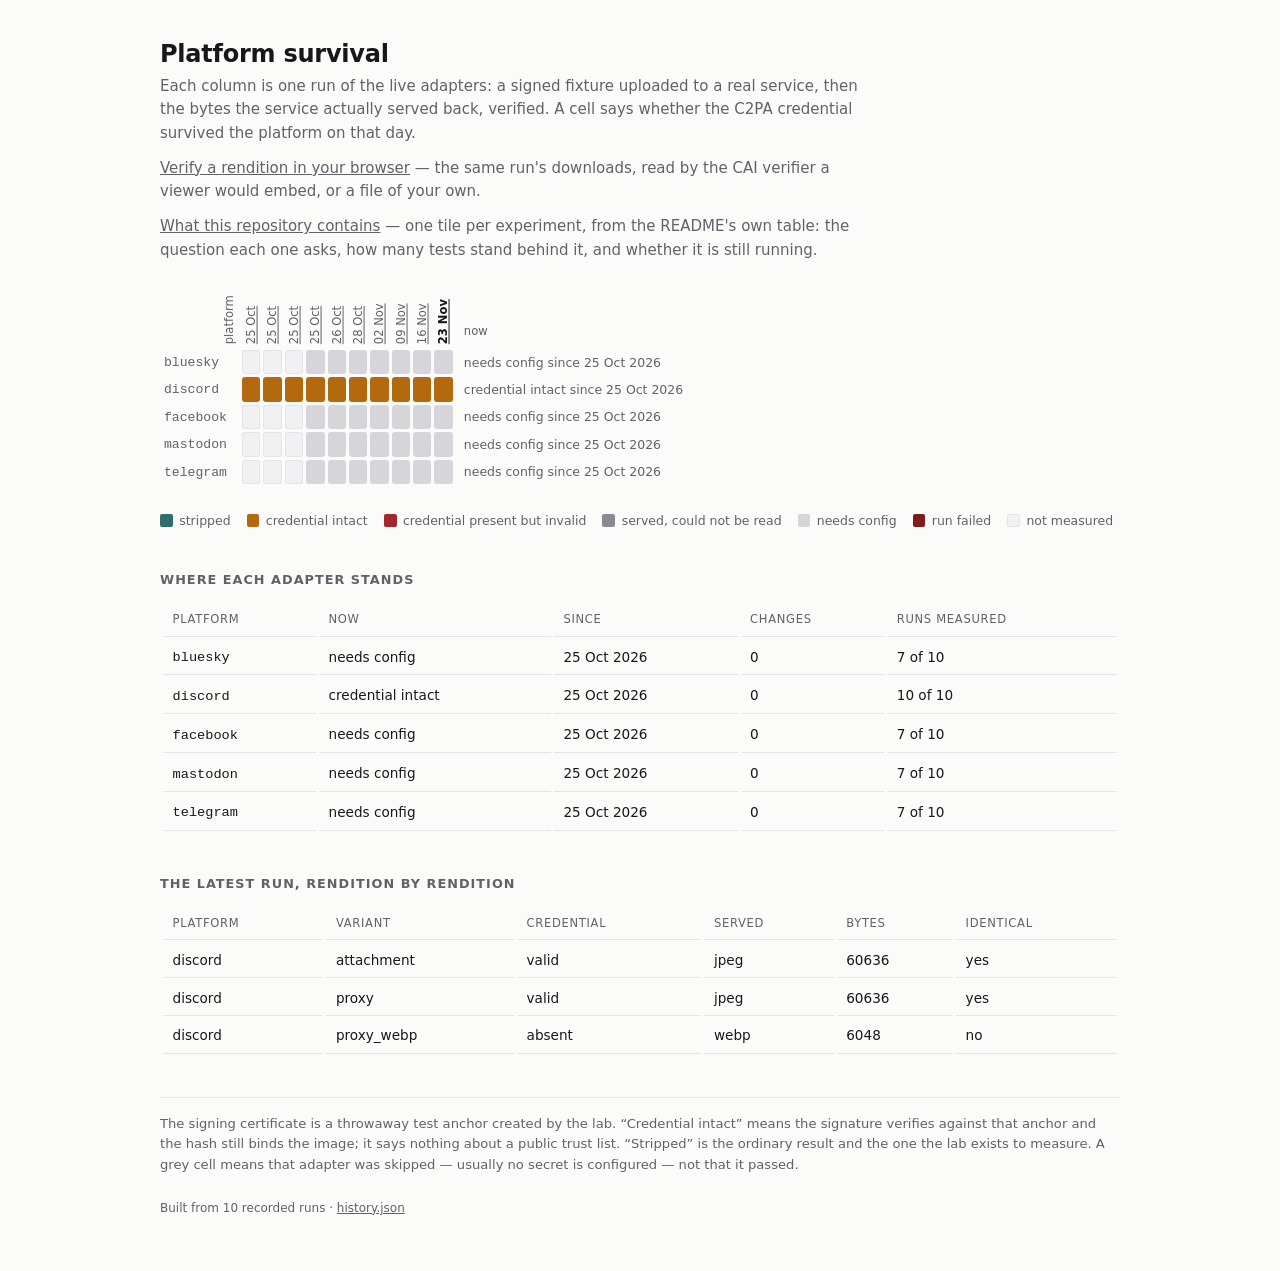
<file: index.html>
<!doctype html>
<html lang="en">
<head>
<meta charset="utf-8">
<meta name="viewport" content="width=device-width, initial-scale=1">
<title>Platform survival</title>
<style>
:root{
  color-scheme: light dark;
  --bg:#fbfbfa; --fg:#18181b; --muted:#5f6368; --line:#e4e4e7;
  --valid:#b4690e; --invalid:#a3282d; --gone:#2f6f6a; --unavailable:#8a8a93;
  --unconfigured:#d6d6da; --failed:#7f1d1d; --none:#f1f1f3;
  --card:#ffffff;
}
@media (prefers-color-scheme: dark){
  :root{
    --bg:#121214; --fg:#e8e8ea; --muted:#a1a1aa; --line:#2a2a2f;
    --valid:#e0a04a; --invalid:#e06c72; --gone:#5fb3a8; --unavailable:#85858e;
    --unconfigured:#3f3f46; --failed:#b4545a; --none:#1b1b1f;
    --card:#18181b;
  }
}
*{box-sizing:border-box}
body{margin:0;padding:2.5rem 1.25rem 4rem;background:var(--bg);color:var(--fg);
  font:15px/1.55 ui-sans-serif,system-ui,-apple-system,"Segoe UI",sans-serif}
main{max-width:60rem;margin:0 auto}
h1{font-size:1.5rem;line-height:1.2;margin:0 0 .4rem;letter-spacing:-.01em}
h2{font-size:.8rem;text-transform:uppercase;letter-spacing:.08em;color:var(--muted);
  margin:2.5rem 0 .75rem;font-weight:600}
p{margin:0 0 .75rem}
.lede{color:var(--muted);max-width:44rem}
.scroll{overflow-x:auto;padding-bottom:.5rem}
table{border-collapse:separate;border-spacing:3px}
.matrix th{font-weight:500;font-size:.72rem;color:var(--muted)}
.matrix thead th{writing-mode:vertical-rl;transform:rotate(180deg);text-align:left;
  height:4.2rem;vertical-align:bottom;padding:0 0 .2rem;white-space:nowrap}
.matrix thead th.latest{color:var(--fg);font-weight:600}
.matrix thead th.nowhead{writing-mode:horizontal-tb;transform:none;height:auto;
  vertical-align:bottom;padding-left:.5rem;font-size:.72rem}
.matrix tbody th{text-align:left;padding-right:.75rem;white-space:nowrap;font-size:.85rem}
.matrix tbody th code{font-size:.82rem}
.cell{width:1.15rem;height:1.15rem;border-radius:3px;background:var(--none)}
td.cell{min-width:1.15rem}
.o-valid{background:var(--valid)} .o-invalid{background:var(--invalid)}
.o-gone{background:var(--gone)} .o-unavailable{background:var(--unavailable)}
.o-unconfigured{background:var(--unconfigured)}
.o-failed{background:var(--failed)} .o-unmeasured{background:var(--none);
  box-shadow:inset 0 0 0 1px var(--line)}
.now{font-size:.78rem;color:var(--muted);padding-left:.5rem;white-space:nowrap}
.legend{display:flex;flex-wrap:wrap;gap:.35rem 1rem;list-style:none;margin:1rem 0 0;
  padding:0;font-size:.78rem;color:var(--muted)}
.legend li{display:flex;align-items:center;gap:.4rem}
.legend .swatch{width:.8rem;height:.8rem;border-radius:2px;display:inline-block}
.summary{width:100%;font-size:.85rem}
.summary th,.summary td{text-align:left;padding:.4rem .6rem;border-bottom:1px solid var(--line)}
.summary th{font-weight:500;color:var(--muted);font-size:.72rem;text-transform:uppercase;
  letter-spacing:.06em}
.summary td:first-child{white-space:nowrap}
details{margin-top:1rem}
summary{cursor:pointer;color:var(--muted);font-size:.85rem}
.caveats{color:var(--muted);font-size:.82rem;margin-top:2.5rem;border-top:1px solid var(--line);
  padding-top:1rem}
footer{color:var(--muted);font-size:.75rem;margin-top:1.5rem}
a{color:inherit}
code{font-family:ui-monospace,SFMono-Regular,Menlo,monospace}
.sr-only{position:absolute;width:1px;height:1px;padding:0;margin:-1px;overflow:hidden;
  clip:rect(0 0 0 0);white-space:nowrap;border:0}
.empty{border:1px dashed var(--line);border-radius:8px;padding:2rem;text-align:center;
  color:var(--muted)}
</style>
<link rel="alternate" type="application/json" href="history.json">
</head>
<body>
<main>
<h1>Platform survival</h1>
<p class="lede">
Each column is one run of the live adapters: a signed fixture uploaded to a real service, then the bytes the service actually served back, verified. A cell says whether the C2PA credential survived the platform on that day.
</p>
<p class="lede">
<a href="verifier/">Verify a rendition in your browser</a> &mdash; the same run's downloads, read by the CAI verifier a viewer would embed, or a file of your own.
</p>
<p class="lede">
<a href="bench-map.html">What this repository contains</a> &mdash; one tile per experiment, from the README's own table: the question each one asks, how many tests stand behind it, and whether it is still running.
</p>
<div class="scroll"><table class="matrix">
<caption class="sr-only">Credential outcome per platform over the last 10 of 10 runs, oldest first</caption>
<thead><tr><th scope="col"><span>platform</span></th>
<th scope="col"><span><a href="https://github.com/jonnymexican/new-idea2/actions/runs/40164171583">25 Oct</a></span></th>
<th scope="col"><span><a href="https://github.com/jonnymexican/new-idea2/actions/runs/40164518917">25 Oct</a></span></th>
<th scope="col"><span><a href="https://github.com/jonnymexican/new-idea2/actions/runs/40164667295">25 Oct</a></span></th>
<th scope="col"><span><a href="https://github.com/jonnymexican/new-idea2/actions/runs/40179456249">25 Oct</a></span></th>
<th scope="col"><span><a href="https://github.com/jonnymexican/new-idea2/actions/runs/40323112150">26 Oct</a></span></th>
<th scope="col"><span><a href="https://github.com/jonnymexican/new-idea2/actions/runs/40764473956">28 Oct</a></span></th>
<th scope="col"><span><a href="https://github.com/jonnymexican/new-idea2/actions/runs/41468488979">02 Nov</a></span></th>
<th scope="col"><span><a href="https://github.com/jonnymexican/new-idea2/actions/runs/42646667123">09 Nov</a></span></th>
<th scope="col"><span><a href="https://github.com/jonnymexican/new-idea2/actions/runs/43893948170">16 Nov</a></span></th>
<th scope="col" class="latest"><span><a href="https://github.com/jonnymexican/new-idea2/actions/runs/45230245522">23 Nov</a></span></th>
<th scope="col" class="nowhead">now</th></tr></thead><tbody>
<tr><th scope="row"><code>bluesky</code></th>
<td class="cell o-unmeasured" title="bluesky: not part of this run"></td>
<td class="cell o-unmeasured" title="bluesky: not part of this run"></td>
<td class="cell o-unmeasured" title="bluesky: not part of this run"></td>
<td class="cell o-unconfigured" title="bluesky · 25 Oct 2026 · needs config: needs config: bluesky_handle, bluesky_app_password"><span class="sr-only">bluesky · 25 Oct 2026 · needs config: needs config: bluesky_handle, bluesky_app_password</span></td>
<td class="cell o-unconfigured" title="bluesky · 26 Oct 2026 · needs config: needs config: bluesky_handle, bluesky_app_password"><span class="sr-only">bluesky · 26 Oct 2026 · needs config: needs config: bluesky_handle, bluesky_app_password</span></td>
<td class="cell o-unconfigured" title="bluesky · 28 Oct 2026 · needs config: needs config: bluesky_handle, bluesky_app_password"><span class="sr-only">bluesky · 28 Oct 2026 · needs config: needs config: bluesky_handle, bluesky_app_password</span></td>
<td class="cell o-unconfigured" title="bluesky · 02 Nov 2026 · needs config: needs config: bluesky_handle, bluesky_app_password"><span class="sr-only">bluesky · 02 Nov 2026 · needs config: needs config: bluesky_handle, bluesky_app_password</span></td>
<td class="cell o-unconfigured" title="bluesky · 09 Nov 2026 · needs config: needs config: bluesky_handle, bluesky_app_password"><span class="sr-only">bluesky · 09 Nov 2026 · needs config: needs config: bluesky_handle, bluesky_app_password</span></td>
<td class="cell o-unconfigured" title="bluesky · 16 Nov 2026 · needs config: needs config: bluesky_handle, bluesky_app_password"><span class="sr-only">bluesky · 16 Nov 2026 · needs config: needs config: bluesky_handle, bluesky_app_password</span></td>
<td class="cell o-unconfigured" title="bluesky · 23 Nov 2026 · needs config: needs config: bluesky_handle, bluesky_app_password"><span class="sr-only">bluesky · 23 Nov 2026 · needs config: needs config: bluesky_handle, bluesky_app_password</span></td>
<td class="now">needs config since 25 Oct 2026</td>
</tr>
<tr><th scope="row"><code>discord</code></th>
<td class="cell o-valid" title="discord · 25 Oct 2026 · credential intact (variants disagree)"><span class="sr-only">discord · 25 Oct 2026 · credential intact (variants disagree)</span></td>
<td class="cell o-valid" title="discord · 25 Oct 2026 · credential intact (variants disagree)"><span class="sr-only">discord · 25 Oct 2026 · credential intact (variants disagree)</span></td>
<td class="cell o-valid" title="discord · 25 Oct 2026 · credential intact (variants disagree)"><span class="sr-only">discord · 25 Oct 2026 · credential intact (variants disagree)</span></td>
<td class="cell o-valid" title="discord · 25 Oct 2026 · credential intact (variants disagree)"><span class="sr-only">discord · 25 Oct 2026 · credential intact (variants disagree)</span></td>
<td class="cell o-valid" title="discord · 26 Oct 2026 · credential intact (variants disagree)"><span class="sr-only">discord · 26 Oct 2026 · credential intact (variants disagree)</span></td>
<td class="cell o-valid" title="discord · 28 Oct 2026 · credential intact (variants disagree)"><span class="sr-only">discord · 28 Oct 2026 · credential intact (variants disagree)</span></td>
<td class="cell o-valid" title="discord · 02 Nov 2026 · credential intact (variants disagree)"><span class="sr-only">discord · 02 Nov 2026 · credential intact (variants disagree)</span></td>
<td class="cell o-valid" title="discord · 09 Nov 2026 · credential intact (variants disagree)"><span class="sr-only">discord · 09 Nov 2026 · credential intact (variants disagree)</span></td>
<td class="cell o-valid" title="discord · 16 Nov 2026 · credential intact (variants disagree)"><span class="sr-only">discord · 16 Nov 2026 · credential intact (variants disagree)</span></td>
<td class="cell o-valid" title="discord · 23 Nov 2026 · credential intact (variants disagree)"><span class="sr-only">discord · 23 Nov 2026 · credential intact (variants disagree)</span></td>
<td class="now">credential intact since 25 Oct 2026</td>
</tr>
<tr><th scope="row"><code>facebook</code></th>
<td class="cell o-unmeasured" title="facebook: not part of this run"></td>
<td class="cell o-unmeasured" title="facebook: not part of this run"></td>
<td class="cell o-unmeasured" title="facebook: not part of this run"></td>
<td class="cell o-unconfigured" title="facebook · 25 Oct 2026 · needs config: needs config: facebook_page_id, facebook_token"><span class="sr-only">facebook · 25 Oct 2026 · needs config: needs config: facebook_page_id, facebook_token</span></td>
<td class="cell o-unconfigured" title="facebook · 26 Oct 2026 · needs config: needs config: facebook_page_id, facebook_token"><span class="sr-only">facebook · 26 Oct 2026 · needs config: needs config: facebook_page_id, facebook_token</span></td>
<td class="cell o-unconfigured" title="facebook · 28 Oct 2026 · needs config: needs config: facebook_page_id, facebook_token"><span class="sr-only">facebook · 28 Oct 2026 · needs config: needs config: facebook_page_id, facebook_token</span></td>
<td class="cell o-unconfigured" title="facebook · 02 Nov 2026 · needs config: needs config: facebook_page_id, facebook_token"><span class="sr-only">facebook · 02 Nov 2026 · needs config: needs config: facebook_page_id, facebook_token</span></td>
<td class="cell o-unconfigured" title="facebook · 09 Nov 2026 · needs config: needs config: facebook_page_id, facebook_token"><span class="sr-only">facebook · 09 Nov 2026 · needs config: needs config: facebook_page_id, facebook_token</span></td>
<td class="cell o-unconfigured" title="facebook · 16 Nov 2026 · needs config: needs config: facebook_page_id, facebook_token"><span class="sr-only">facebook · 16 Nov 2026 · needs config: needs config: facebook_page_id, facebook_token</span></td>
<td class="cell o-unconfigured" title="facebook · 23 Nov 2026 · needs config: needs config: facebook_page_id, facebook_token"><span class="sr-only">facebook · 23 Nov 2026 · needs config: needs config: facebook_page_id, facebook_token</span></td>
<td class="now">needs config since 25 Oct 2026</td>
</tr>
<tr><th scope="row"><code>mastodon</code></th>
<td class="cell o-unmeasured" title="mastodon: not part of this run"></td>
<td class="cell o-unmeasured" title="mastodon: not part of this run"></td>
<td class="cell o-unmeasured" title="mastodon: not part of this run"></td>
<td class="cell o-unconfigured" title="mastodon · 25 Oct 2026 · needs config: needs config: mastodon_instance, mastodon_token"><span class="sr-only">mastodon · 25 Oct 2026 · needs config: needs config: mastodon_instance, mastodon_token</span></td>
<td class="cell o-unconfigured" title="mastodon · 26 Oct 2026 · needs config: needs config: mastodon_instance, mastodon_token"><span class="sr-only">mastodon · 26 Oct 2026 · needs config: needs config: mastodon_instance, mastodon_token</span></td>
<td class="cell o-unconfigured" title="mastodon · 28 Oct 2026 · needs config: needs config: mastodon_instance, mastodon_token"><span class="sr-only">mastodon · 28 Oct 2026 · needs config: needs config: mastodon_instance, mastodon_token</span></td>
<td class="cell o-unconfigured" title="mastodon · 02 Nov 2026 · needs config: needs config: mastodon_instance, mastodon_token"><span class="sr-only">mastodon · 02 Nov 2026 · needs config: needs config: mastodon_instance, mastodon_token</span></td>
<td class="cell o-unconfigured" title="mastodon · 09 Nov 2026 · needs config: needs config: mastodon_instance, mastodon_token"><span class="sr-only">mastodon · 09 Nov 2026 · needs config: needs config: mastodon_instance, mastodon_token</span></td>
<td class="cell o-unconfigured" title="mastodon · 16 Nov 2026 · needs config: needs config: mastodon_instance, mastodon_token"><span class="sr-only">mastodon · 16 Nov 2026 · needs config: needs config: mastodon_instance, mastodon_token</span></td>
<td class="cell o-unconfigured" title="mastodon · 23 Nov 2026 · needs config: needs config: mastodon_instance, mastodon_token"><span class="sr-only">mastodon · 23 Nov 2026 · needs config: needs config: mastodon_instance, mastodon_token</span></td>
<td class="now">needs config since 25 Oct 2026</td>
</tr>
<tr><th scope="row"><code>telegram</code></th>
<td class="cell o-unmeasured" title="telegram: not part of this run"></td>
<td class="cell o-unmeasured" title="telegram: not part of this run"></td>
<td class="cell o-unmeasured" title="telegram: not part of this run"></td>
<td class="cell o-unconfigured" title="telegram · 25 Oct 2026 · needs config: needs config: telegram_bot_token, telegram_chat_id"><span class="sr-only">telegram · 25 Oct 2026 · needs config: needs config: telegram_bot_token, telegram_chat_id</span></td>
<td class="cell o-unconfigured" title="telegram · 26 Oct 2026 · needs config: needs config: telegram_bot_token, telegram_chat_id"><span class="sr-only">telegram · 26 Oct 2026 · needs config: needs config: telegram_bot_token, telegram_chat_id</span></td>
<td class="cell o-unconfigured" title="telegram · 28 Oct 2026 · needs config: needs config: telegram_bot_token, telegram_chat_id"><span class="sr-only">telegram · 28 Oct 2026 · needs config: needs config: telegram_bot_token, telegram_chat_id</span></td>
<td class="cell o-unconfigured" title="telegram · 02 Nov 2026 · needs config: needs config: telegram_bot_token, telegram_chat_id"><span class="sr-only">telegram · 02 Nov 2026 · needs config: needs config: telegram_bot_token, telegram_chat_id</span></td>
<td class="cell o-unconfigured" title="telegram · 09 Nov 2026 · needs config: needs config: telegram_bot_token, telegram_chat_id"><span class="sr-only">telegram · 09 Nov 2026 · needs config: needs config: telegram_bot_token, telegram_chat_id</span></td>
<td class="cell o-unconfigured" title="telegram · 16 Nov 2026 · needs config: needs config: telegram_bot_token, telegram_chat_id"><span class="sr-only">telegram · 16 Nov 2026 · needs config: needs config: telegram_bot_token, telegram_chat_id</span></td>
<td class="cell o-unconfigured" title="telegram · 23 Nov 2026 · needs config: needs config: telegram_bot_token, telegram_chat_id"><span class="sr-only">telegram · 23 Nov 2026 · needs config: needs config: telegram_bot_token, telegram_chat_id</span></td>
<td class="now">needs config since 25 Oct 2026</td>
</tr>
</tbody></table></div>
<ul class="legend">
<li><span class="swatch o-gone"></span>stripped</li>
<li><span class="swatch o-valid"></span>credential intact</li>
<li><span class="swatch o-invalid"></span>credential present but invalid</li>
<li><span class="swatch o-unavailable"></span>served, could not be read</li>
<li><span class="swatch o-unconfigured"></span>needs config</li>
<li><span class="swatch o-failed"></span>run failed</li>
<li><span class="swatch o-unmeasured"></span>not measured</li>
</ul>
<h2>Where each adapter stands</h2>
<table class="summary">
<thead><tr><th scope="col">platform</th><th scope="col">now</th><th scope="col">since</th><th scope="col">changes</th><th scope="col">runs measured</th></tr></thead><tbody>
<tr><td><code>bluesky</code></td><td>needs config</td><td>25 Oct 2026</td><td>0</td><td>7 of 10</td></tr>
<tr><td><code>discord</code></td><td>credential intact</td><td>25 Oct 2026</td><td>0</td><td>10 of 10</td></tr>
<tr><td><code>facebook</code></td><td>needs config</td><td>25 Oct 2026</td><td>0</td><td>7 of 10</td></tr>
<tr><td><code>mastodon</code></td><td>needs config</td><td>25 Oct 2026</td><td>0</td><td>7 of 10</td></tr>
<tr><td><code>telegram</code></td><td>needs config</td><td>25 Oct 2026</td><td>0</td><td>7 of 10</td></tr>
</tbody></table>
<h2>The latest run, rendition by rendition</h2>
<table class="summary">
<thead><tr><th scope="col">platform</th><th scope="col">variant</th><th scope="col">credential</th><th scope="col">served</th><th scope="col">bytes</th><th scope="col">identical</th></tr></thead><tbody>
<tr><td>discord</td><td>attachment</td><td>valid</td><td>jpeg</td><td>60636</td><td>yes</td></tr>
<tr><td>discord</td><td>proxy</td><td>valid</td><td>jpeg</td><td>60636</td><td>yes</td></tr>
<tr><td>discord</td><td>proxy_webp</td><td>absent</td><td>webp</td><td>6048</td><td>no</td></tr>
</tbody></table>
<p class="caveats">
The signing certificate is a throwaway test anchor created by the lab. &ldquo;Credential intact&rdquo; means the signature verifies against that anchor and the hash still binds the image; it says nothing about a public trust list. &ldquo;Stripped&rdquo; is the ordinary result and the one the lab exists to measure. A grey cell means that adapter was skipped — usually no secret is configured — not that it passed.
</p>
<footer>
Built from 10 recorded runs · <a href="history.json">history.json</a>
</footer>
</main>
</body>
</html>
</file>
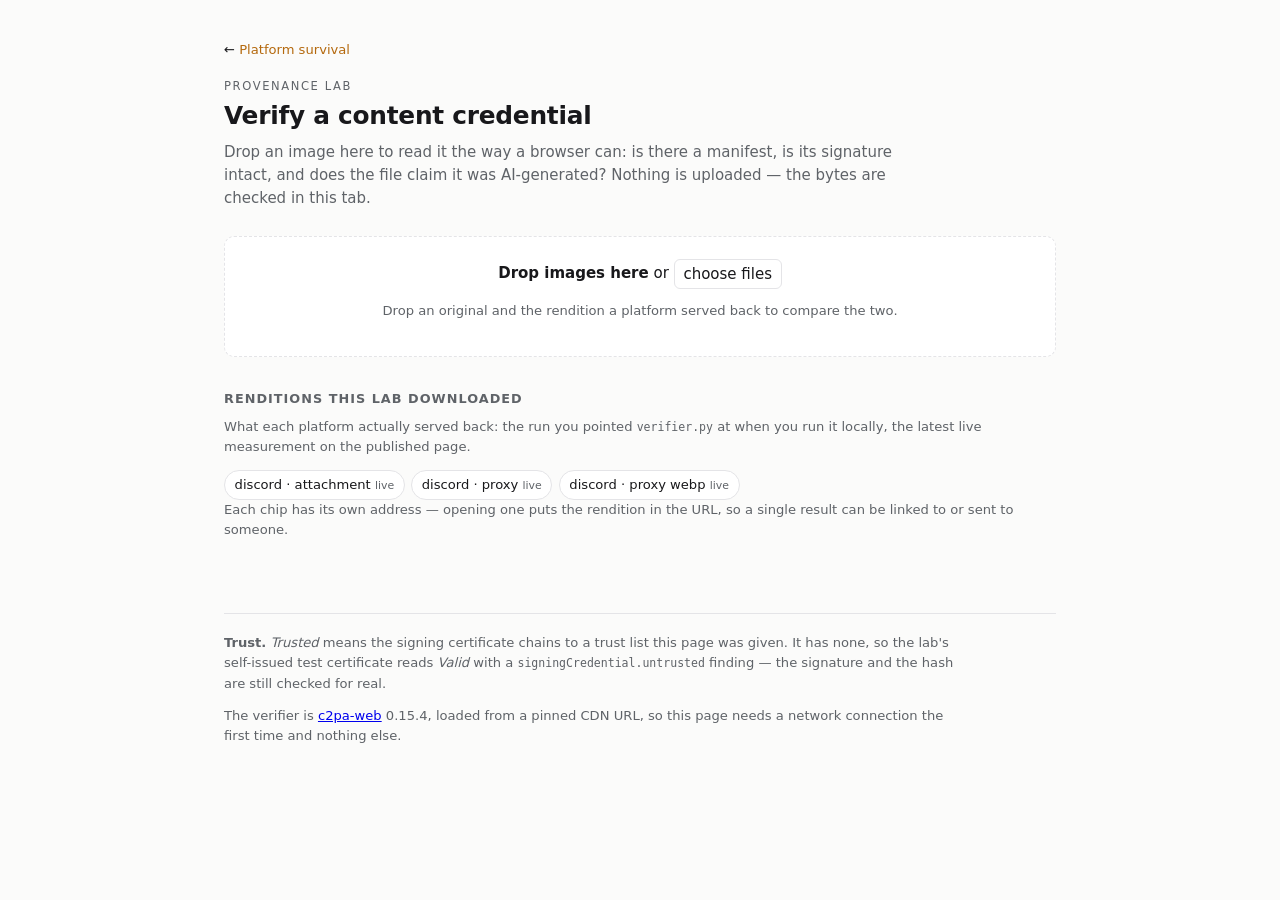
<file: verifier/index.html>
<!doctype html>
<html lang="en">
<head>
<meta charset="utf-8">
<meta name="viewport" content="width=device-width, initial-scale=1">
<title>Verify a content credential</title>
<link rel="stylesheet" href="style.css">
</head>
<body>
<main>
  <!-- Filled from samples.json: only the published page has a trend page
       above it, so the local server leaves this hidden. -->
  <nav class="back" id="home" hidden></nav>

  <header>
    <p class="eyebrow">provenance lab</p>
    <h1>Verify a content credential</h1>
    <p class="lede">
      Drop an image here to read it the way a browser can: is there a manifest,
      is its signature intact, and does the file claim it was AI-generated?
      Nothing is uploaded — the bytes are checked in this tab.
    </p>
  </header>

  <section class="drop" id="drop">
    <input id="file" type="file" accept="image/*" multiple hidden>
    <p><strong>Drop images here</strong> or <button type="button" id="pick">choose files</button></p>
    <p class="hint">Drop an original and the rendition a platform served back to compare the two.</p>
    <p class="hint" id="loading" hidden>Loading the verifier (about 9 MB of WebAssembly)…</p>
  </section>

  <section id="samples" hidden>
    <h2>Renditions this lab downloaded</h2>
    <p class="hint">
      What each platform actually served back: the run you pointed
      <code>verifier.py</code> at when you run it locally, the latest live
      measurement on the published page.
    </p>
    <div id="sample-list" class="chips"></div>
    <p class="hint">
      Each chip has its own address — opening one puts the rendition in the URL,
      so a single result can be linked to or sent to someone.
    </p>
  </section>

  <p class="hint" id="notice" hidden></p>

  <section id="results" aria-live="polite"></section>

  <footer>
    <p>
      <strong>Trust.</strong> <em>Trusted</em> means the signing certificate
      chains to a trust list this page was given. It has none, so the lab's
      self-issued test certificate reads <em>Valid</em> with a
      <code>signingCredential.untrusted</code> finding — the signature and the
      hash are still checked for real.
    </p>
    <p>
      The verifier is <a href="https://github.com/contentauth/c2pa-js">c2pa-web</a>
      0.15.4, loaded from a pinned CDN URL, so this page needs a network
      connection the first time and nothing else.
    </p>
  </footer>
</main>
<script type="module" src="app.js"></script>
</body>
</html>
</file>
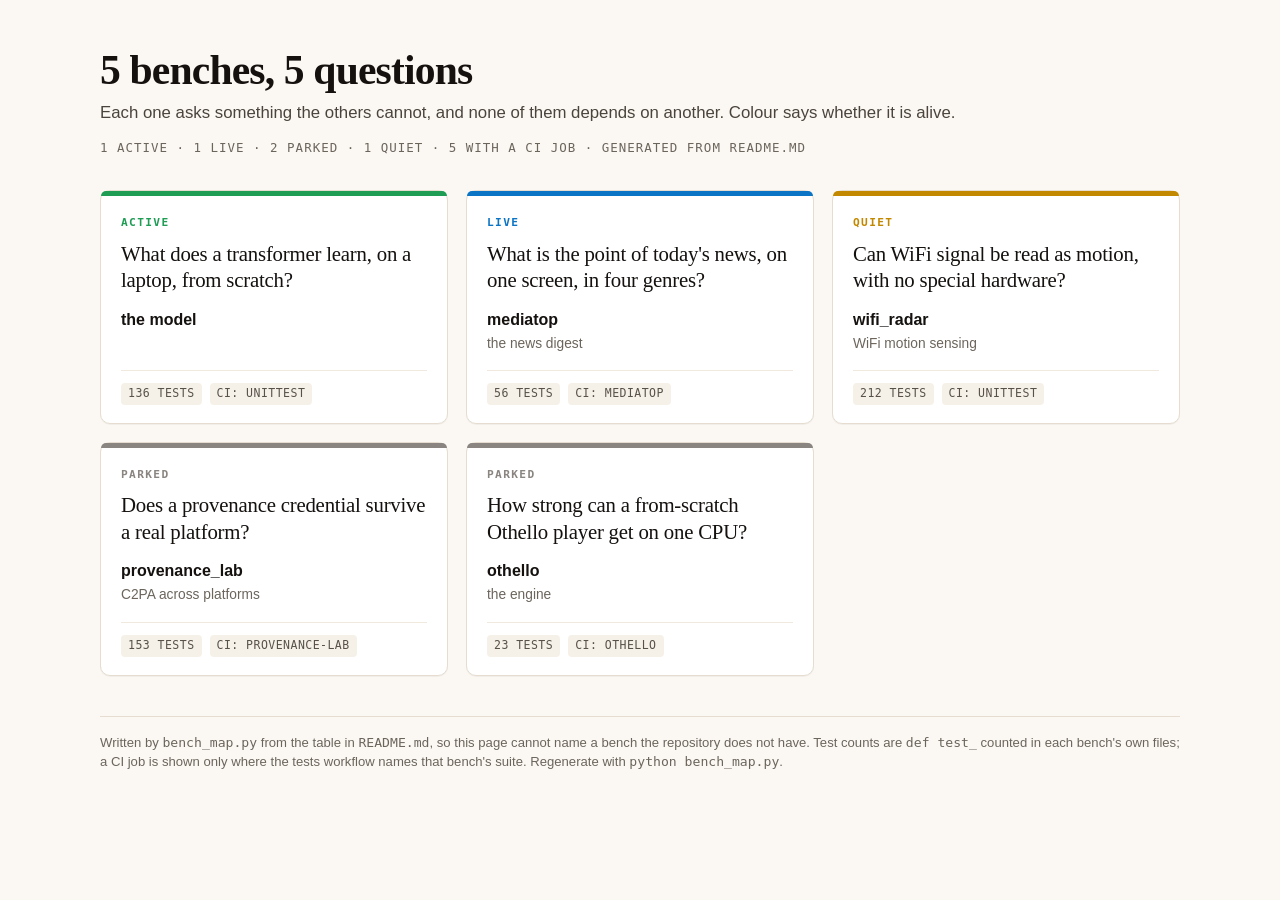
<file: bench-map.html>
<!doctype html>
<html lang="en">
<head>
<meta charset="utf-8">
<meta name="viewport" content="width=device-width, initial-scale=1">
<title>The benches — new-idea2</title>
<style>
:root { color-scheme: light; }
* { box-sizing: border-box; }
body {
  margin: 0; padding: 48px 28px 64px;
  background: #fbf8f3; color: #14110f;
  font: 16px/1.5 ui-sans-serif, -apple-system, "Segoe UI", Roboto, sans-serif;
}
header, main, footer { max-width: 1080px; margin: 0 auto; }
h1 {
  margin: 0 0 6px; font: 600 2.6rem/1.1 Georgia, "Times New Roman", serif;
  letter-spacing: -0.02em;
}
.lede { margin: 0 0 4px; font-size: 1.05rem; color: #4a443c; }
.counts {
  margin: 14px 0 0; font: 500 0.78rem/1.4 ui-monospace, Menlo, monospace;
  letter-spacing: 0.08em; text-transform: uppercase; color: #6b655c;
}
main {
  display: grid; gap: 18px; margin-top: 34px;
  grid-template-columns: repeat(auto-fit, minmax(270px, 1fr));
}
.tile {
  position: relative; display: flex; flex-direction: column;
  background: #fff; border: 1px solid #e6ddd0; border-radius: 10px;
  padding: 20px 20px 18px; text-decoration: none; color: inherit;
  box-shadow: 0 1px 0 rgba(20, 17, 15, 0.04);
}
.tile::before {
  content: ""; position: absolute; inset: 0 0 auto; height: 5px; border-radius:
  10px 10px 0 0; background: var(--accent);
}
.tile:hover { border-color: var(--accent); box-shadow: 0 6px 18px rgba(20, 17, 15, 0.09); }
.tile:focus-visible { outline: 3px solid var(--accent); outline-offset: 2px; }
.status {
  margin: 6px 0 12px; font: 600 0.7rem/1 ui-monospace, Menlo, monospace;
  letter-spacing: 0.12em; text-transform: uppercase; color: var(--accent);
}
.question {
  margin: 0 0 14px; font: 500 1.3rem/1.28 Georgia, "Times New Roman", serif;
  letter-spacing: -0.01em;
}
.name { margin: 0 0 2px; font-weight: 650; }
.where {
  margin: 0; font-size: 0.86rem; color: #6b655c;
  min-height: 1.5em;  /* one line's height even when empty, so rows line up */
}
.facts {
  display: flex; flex-wrap: wrap; gap: 6px 8px; margin: 16px 0 0;
  padding: 0; list-style: none; border-top: 1px solid #f0e9dd; padding-top: 12px;
  font: 500 0.72rem/1 ui-monospace, Menlo, monospace; letter-spacing: 0.04em;
  text-transform: uppercase; color: #57514a;
}
.facts li { background: #f6f1e8; border-radius: 4px; padding: 5px 7px; }
.facts .quiet { background: transparent; padding-left: 0; color: #a09a90; }
footer {
  margin-top: 40px; font-size: 0.82rem; color: #6b655c;
  border-top: 1px solid #e6ddd0; padding-top: 16px;
}
</style>
</head>
<body>
<header>
  <h1>5 benches, 5 questions</h1>
  <p class="lede">Each one asks something the others cannot, and none of them
  depends on another. Colour says whether it is alive.</p>
  <p class="counts">1 active · 1 live · 2 parked · 1 quiet · 5 with a CI job · generated from README.md</p>
</header>
<main>
    <a class="tile" href="https://github.com/jonnymexican/new-idea2/blob/main/README.md" style="--accent: #1f9d55">
      <p class="status">Active</p>
      <p class="question">What does a transformer learn, on a laptop, from scratch?</p>
      <p class="name">the model</p>
      <p class="where"></p>
      <ul class="facts"><li>136 tests</li><li>CI: unittest</li></ul>
    </a>
    <a class="tile" href="https://github.com/jonnymexican/new-idea2/blob/main/mediatop/README.md" style="--accent: #0b74c4">
      <p class="status">Live</p>
      <p class="question">What is the point of today&#x27;s news, on one screen, in four genres?</p>
      <p class="name">mediatop</p>
      <p class="where">the news digest</p>
      <ul class="facts"><li>56 tests</li><li>CI: mediatop</li></ul>
    </a>
    <a class="tile" href="https://github.com/jonnymexican/new-idea2/blob/main/wifi_radar/README.md" style="--accent: #c28800">
      <p class="status">Quiet</p>
      <p class="question">Can WiFi signal be read as motion, with no special hardware?</p>
      <p class="name">wifi_radar</p>
      <p class="where">WiFi motion sensing</p>
      <ul class="facts"><li>212 tests</li><li>CI: unittest</li></ul>
    </a>
    <a class="tile" href="https://github.com/jonnymexican/new-idea2/blob/main/provenance_lab/README.md" style="--accent: #8a8580">
      <p class="status">Parked</p>
      <p class="question">Does a provenance credential survive a real platform?</p>
      <p class="name">provenance_lab</p>
      <p class="where">C2PA across platforms</p>
      <ul class="facts"><li>153 tests</li><li>CI: provenance-lab</li></ul>
    </a>
    <a class="tile" href="https://github.com/jonnymexican/new-idea2/blob/main/othello/README.md" style="--accent: #8a8580">
      <p class="status">Parked</p>
      <p class="question">How strong can a from-scratch Othello player get on one CPU?</p>
      <p class="name">othello</p>
      <p class="where">the engine</p>
      <ul class="facts"><li>23 tests</li><li>CI: othello</li></ul>
    </a>
</main>
<footer>
  Written by <code>bench_map.py</code> from the table in <code>README.md</code>,
  so this page cannot name a bench the repository does not have. Test counts are
  <code>def test_</code> counted in each bench's own files; a CI job is shown
  only where the tests workflow names that bench's suite. Regenerate with
  <code>python bench_map.py</code>.
</footer>
</body>
</html>
</file>
<file: verifier/style.css>
/* The trend page's palette, so the two halves of the lab look like one thing. */
:root{
  color-scheme: light dark;
  --bg:#fbfbfa; --fg:#18181b; --muted:#5f6368; --line:#e4e4e7;
  --card:#ffffff; --accent:#b4690e; --good:#2f6f6a; --bad:#a3282d;
  --valid:#b4690e; --trusted:#2f6f6a; --invalid:#a3282d; --absent:#8a8a93;
}
@media (prefers-color-scheme: dark){
  :root{
    --bg:#121214; --fg:#e8e8ea; --muted:#a1a1aa; --line:#2a2a2f;
    --card:#18181b; --accent:#e0a04a; --good:#5fb3a8; --bad:#e06c72;
    --valid:#e0a04a; --trusted:#5fb3a8; --invalid:#e06c72; --absent:#85858e;
  }
}
*{box-sizing:border-box}
body{margin:0;padding:2.5rem 1.25rem 4rem;background:var(--bg);color:var(--fg);
  font:15px/1.55 ui-sans-serif,system-ui,-apple-system,"Segoe UI",sans-serif}
main{max-width:52rem;margin:0 auto}
h1{font-size:1.55rem;line-height:1.2;margin:.1rem 0 .6rem;letter-spacing:-.01em}
h2{font-size:.8rem;text-transform:uppercase;letter-spacing:.08em;color:var(--muted);
  margin:0 0 .5rem;font-weight:600}
p{margin:0 0 .75rem}
.back{margin:0 0 1.1rem;font-size:.82rem}
.back a{color:var(--accent);text-decoration:none}
.back a:hover{text-decoration:underline}

.eyebrow{margin:0 0 .35rem;font-size:.72rem;letter-spacing:.14em;text-transform:uppercase;
  color:var(--muted)}
.lede{color:var(--muted);max-width:44rem}
.hint{color:var(--muted);font-size:.82rem}
code{font-size:.88em}
button{font:inherit;color:var(--fg);background:var(--card);border:1px solid var(--line);
  border-radius:6px;padding:.15rem .55rem;cursor:pointer}
button:hover{border-color:var(--muted)}

.drop{margin:1.6rem 0 2rem;padding:1.4rem 1.25rem;border:1.5px dashed var(--line);
  border-radius:10px;text-align:center;background:var(--card)}
.drop.over{border-color:var(--accent);background:color-mix(in srgb, var(--accent) 6%, var(--card))}
.drop p:last-child{margin-bottom:0}

.chips{display:flex;flex-wrap:wrap;gap:.4rem;margin:.6rem 0 0}
.chip{font-size:.82rem;padding:.25rem .6rem;border:1px solid var(--line);border-radius:999px;
  background:var(--card);cursor:pointer;color:var(--fg)}
.chip:hover{border-color:var(--accent)}
.chip small{color:var(--muted)}

#results{margin-top:1.5rem;display:grid;gap:1rem}
.card{border:1px solid var(--line);border-radius:10px;background:var(--card);padding:1rem 1.1rem}
.card header{display:flex;align-items:baseline;gap:.75rem;flex-wrap:wrap;margin-bottom:.35rem}
.card h2{font-size:.95rem;text-transform:none;letter-spacing:0;color:var(--fg);margin:0;
  font-weight:600;word-break:break-all}
.badge{font-size:.72rem;text-transform:uppercase;letter-spacing:.06em;padding:.1rem .45rem;
  border-radius:4px;color:#fff;background:var(--absent)}
.badge.trusted{background:var(--trusted)} .badge.valid{background:var(--valid)}
.badge.invalid{background:var(--invalid)}
.meta{color:var(--muted);font-size:.82rem;margin-bottom:.6rem}
dl{display:grid;grid-template-columns:max-content 1fr;gap:.2rem .9rem;margin:.6rem 0 0;
  font-size:.86rem}
dt{color:var(--muted)}
dd{margin:0;word-break:break-word}
.findings{list-style:none;padding:0;margin:.7rem 0 0;display:grid;gap:.3rem;font-size:.84rem}
.findings li{padding-left:1rem;position:relative;color:var(--bad)}
.findings li.good{color:var(--good)}
.findings li::before{content:"•";position:absolute;left:.2rem}
.ai{margin-top:.7rem;font-size:.86rem;padding:.5rem .65rem;border-radius:6px;
  border:1px solid var(--line);background:color-mix(in srgb, var(--accent) 8%, var(--card))}
footer{margin-top:3rem;padding-top:1.2rem;border-top:1px solid var(--line);
  color:var(--muted);font-size:.82rem}
footer p{max-width:46rem}
</file>
